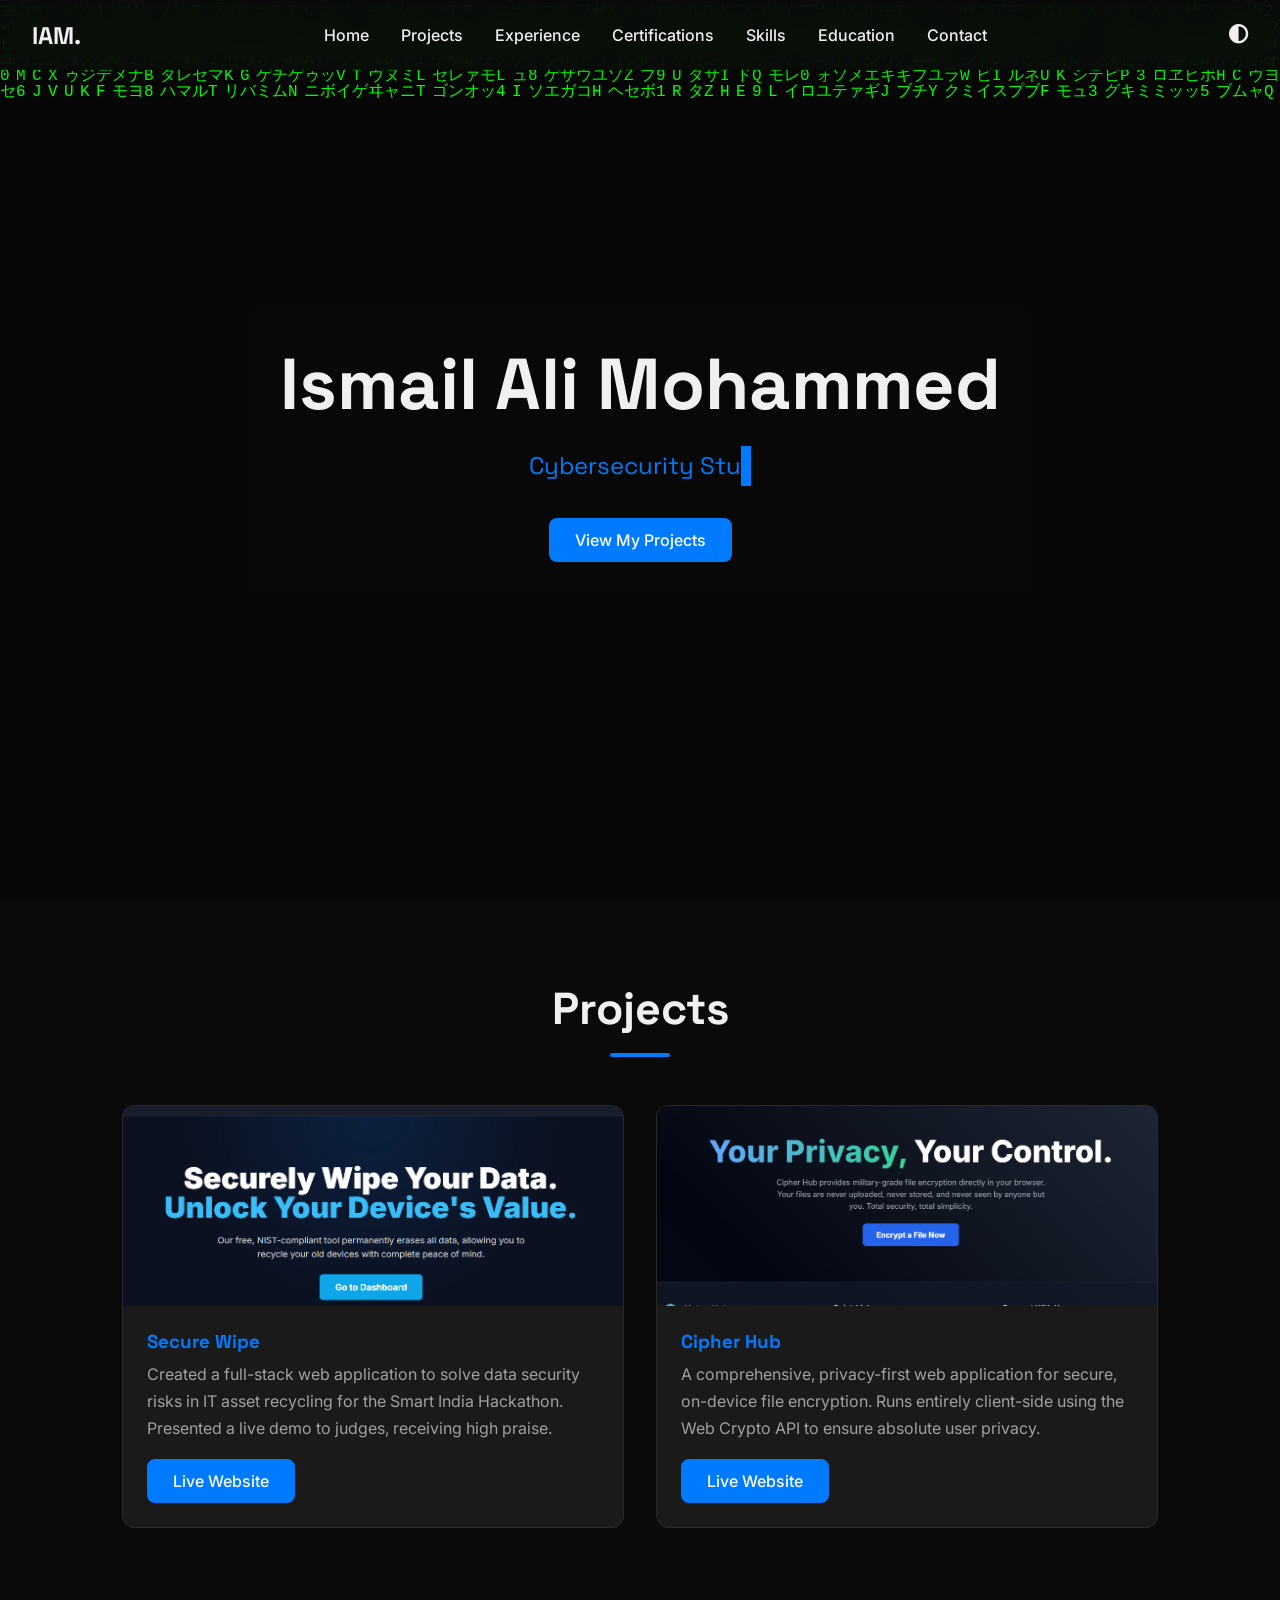
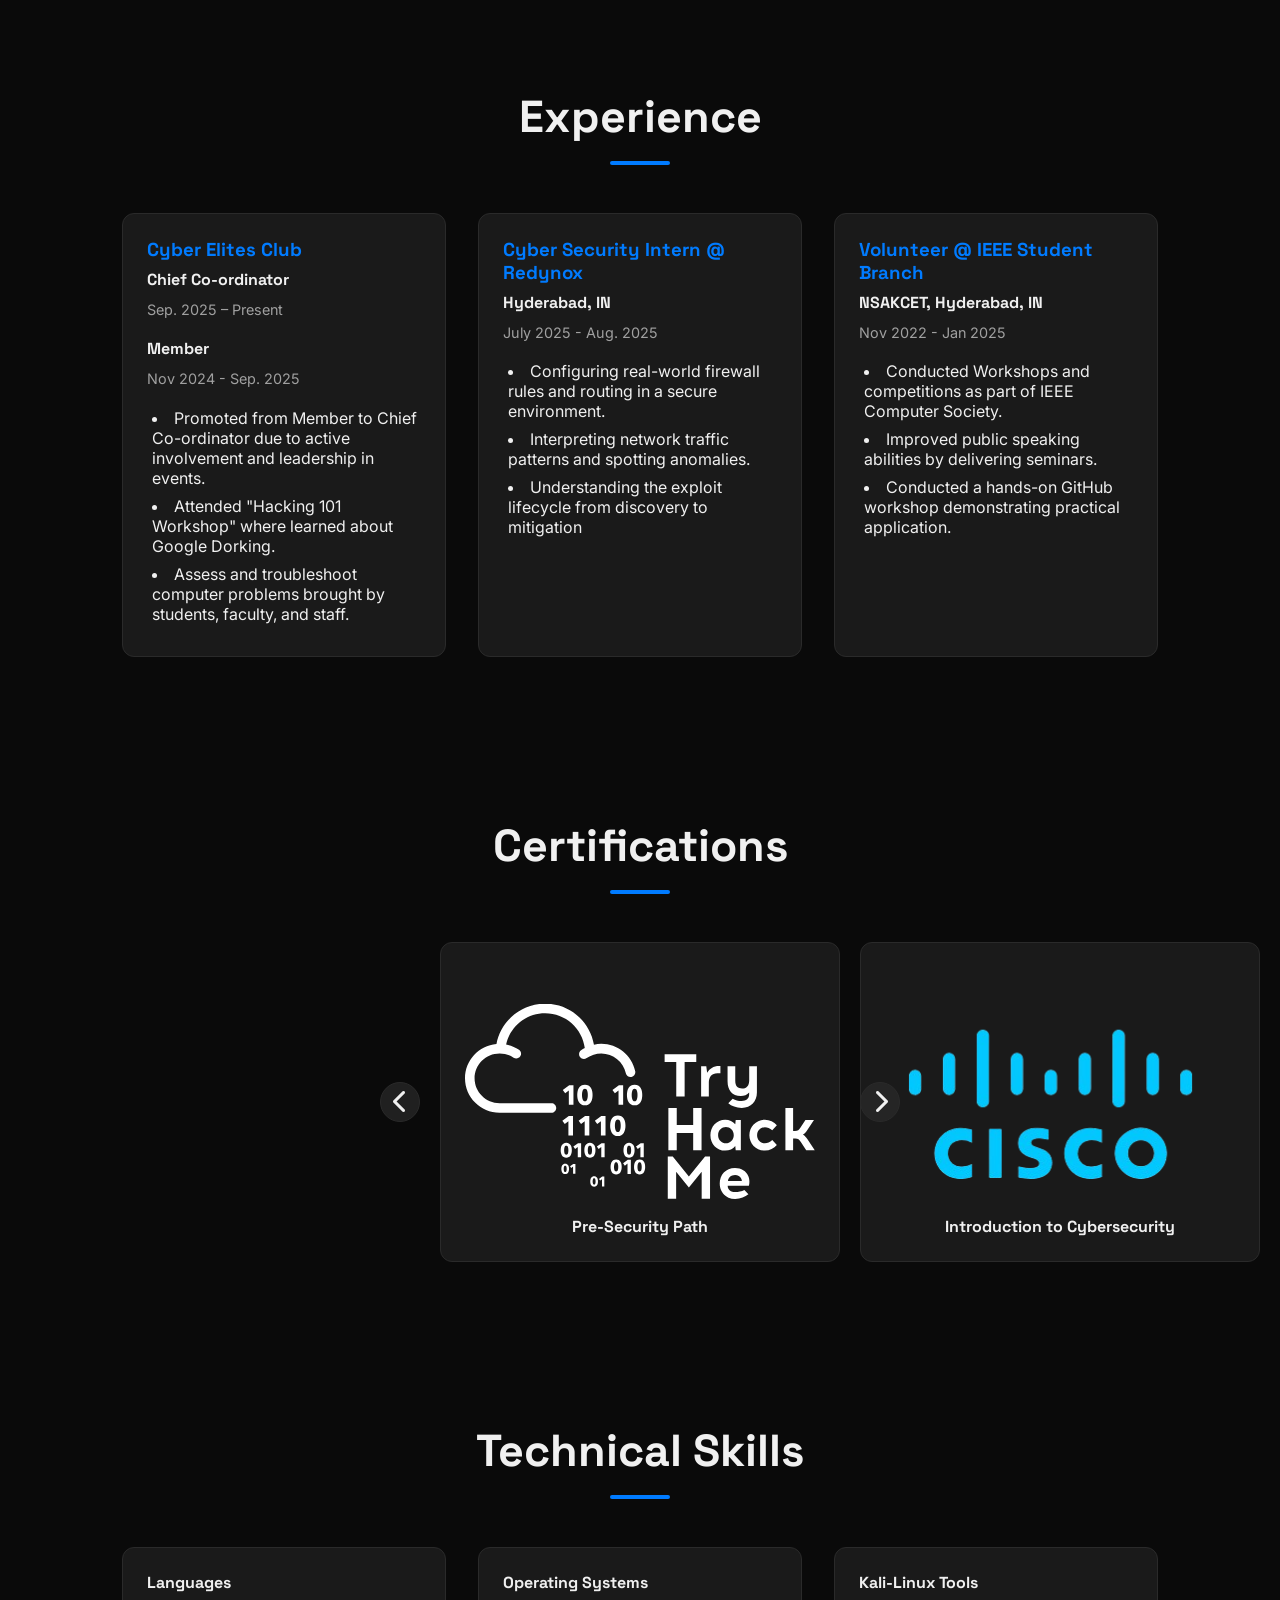
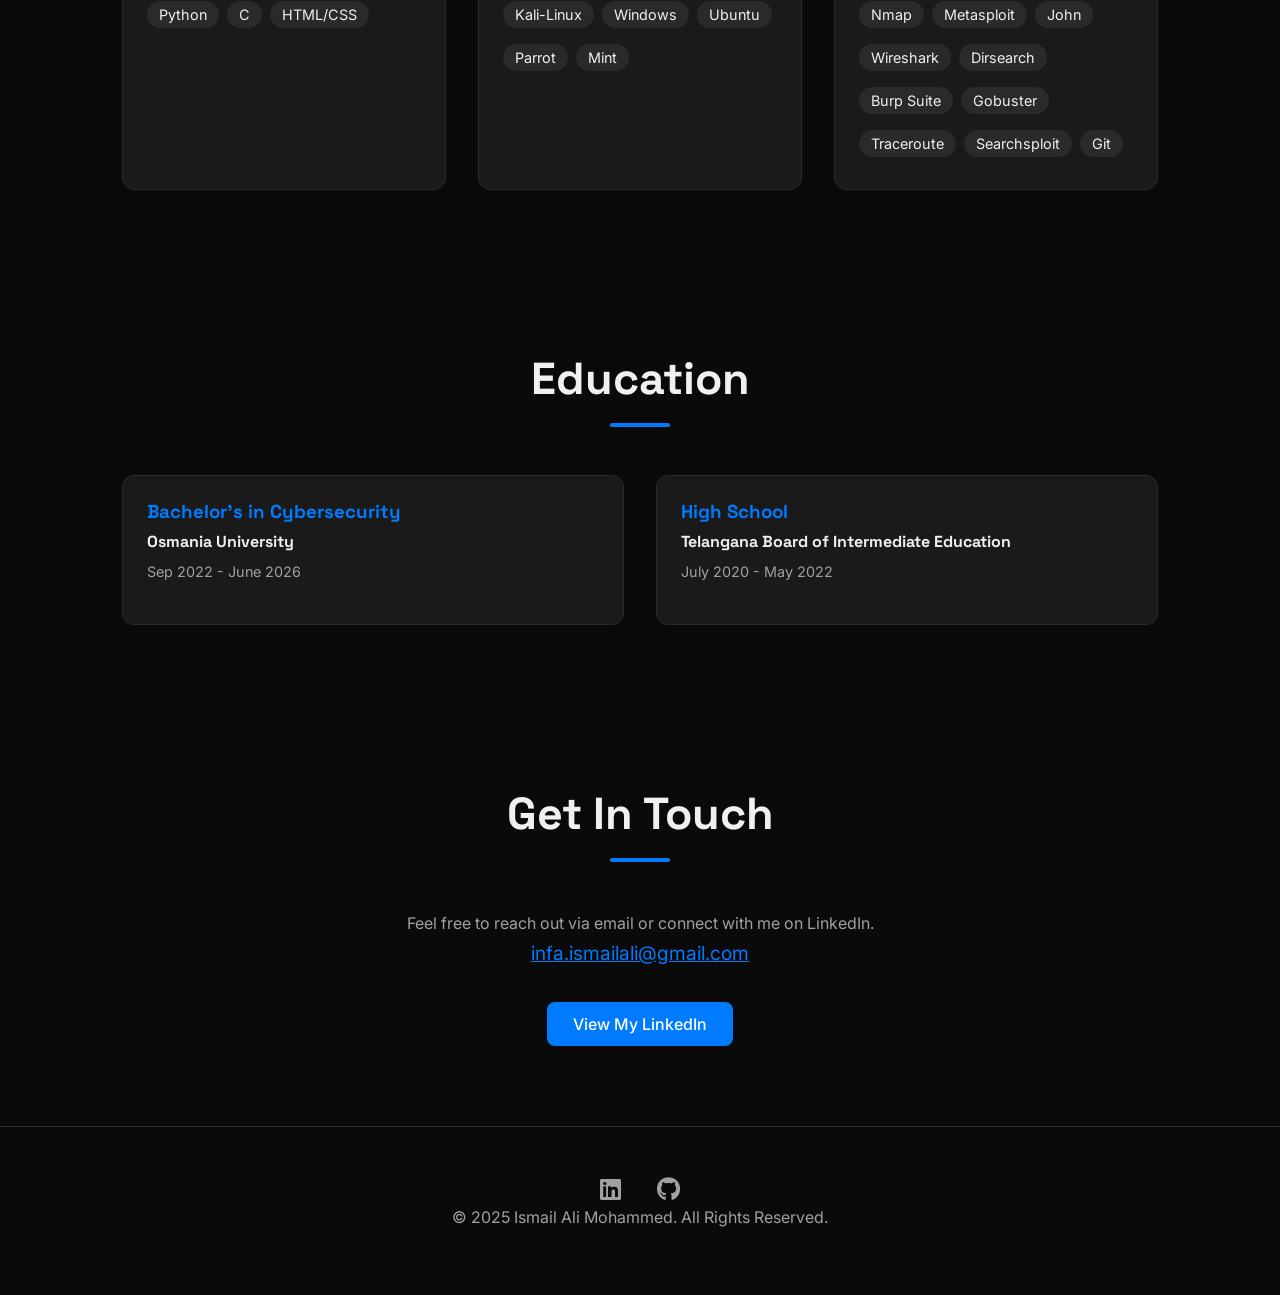
<file: index.html>
<!DOCTYPE html>
<html lang="en">
<head>
    <meta charset="UTF-8">
    <meta name="viewport" content="width=device-width, initial-scale=1.0">
    
    <s><title>IAM.</title></s>
    <meta name="description" content="Personal portfolio of Ismail Ali Mohammed, showcasing projects like Secure Wipe and Cipher Hub, and skills in Python, cybersecurity, and web development.">
    <meta name="keywords" content="Ismail Ali Mohammed, cybersecurity, python, flask, portfolio, secure wipe, cipher hub">
    <meta name="author" content="Ismail Ali Mohammed">

    <link rel="preconnect" href="https://fonts.googleapis.com">
    <link rel="preconnect" href="https://fonts.gstatic.com" crossorigin>
    <link href="https://fonts.googleapis.com/css2?family=Space+Grotesk:wght@400;500;700&family=Inter:wght@400;500&display=swap" rel="stylesheet">
    <link rel="stylesheet" href="https://cdnjs.cloudflare.com/ajax/libs/font-awesome/6.5.2/css/all.min.css">
    <link rel="stylesheet" href="styles.css">
    <link rel="apple-touch-icon" sizes="180x180" href="Resources/Favicons/apple-touch-icon.png">
    <link rel="icon" type="image/x-icon" href="Resources/Favicons/favicon.ico">
    <link rel="icon" type="image/png" sizes="32x32" href="Resources/Favicons/favicon-32x32.png">
    <link rel="icon" type="image/png" sizes="16x16" href="Resources/Favicons/favicon-16x16.png">
    <link rel="manifest" href="Resources/Favicons/site.webmanifest">

</head>
<body>

    <nav class="navbar" id="navbar">
        <a href="#home" class="nav-logo">IAM.</a>
        <ul class="nav-links" id="nav-links">
            <li><a href="#home">Home</a></li>
            <li><a href="#portfolio">Projects</a></li>
            <li><a href="#experience">Experience</a></li>
            <li><a href="#certifications">Certifications</a></li>
            <li><a href="#skills">Skills</a></li>
            <li><a href="#education">Education</a></li>
            <li><a href="#contact">Contact</a></li>
        </ul>
        <div class="nav-actions">
            <button id="theme-toggle"><i class="fa-solid fa-circle-half-stroke"></i></button>
            <button class="hamburger" id="hamburger"><i class="fa-solid fa-bars"></i></button>
        </div>
    </nav>

    <header class="hero" id="home">
        <canvas id="matrix-canvas"></canvas>
        <div class="container">
            <div class="hero-content reveal">
                <h1>Ismail Ali Mohammed</h1>
                <p id="typing-effect" class="tagline"></p>
                <a href="#portfolio" class="btn btn-primary">View My Projects</a>
            </div>
        </div>
    </header>

    <main>
        <section class="container reveal" id="portfolio">
            <h2>Projects</h2>
            <div class="grid">
                <div class="card project-card">
                    <img src="Resources/Project_Website_Screenshot/secure-wipe.png" alt="Secure Wipe Project">
                    <h3>Secure Wipe</h3>
                    <p>Created a full-stack web application to solve data security risks in IT asset recycling for the Smart India Hackathon. Presented a live demo to judges, receiving high praise.</p>
                    <div class="project-buttons">
                        <a href="https://secure-wipe.vercel.app/" target="_blank" class="btn btn-primary">Live Website</a>
                    </div>
                </div>
                <div class="card project-card">
                    <img src="Resources/Project_Website_Screenshot/cipher-hub.png" alt="Cipher Hub Project">
                    <h3>Cipher Hub</h3>
                    <p>A comprehensive, privacy-first web application for secure, on-device file encryption. Runs entirely client-side using the Web Crypto API to ensure absolute user privacy.</p>
                    <div class="project-buttons">
                        <a href="https://cipherhub-web.vercel.app/#home" target="_blank" class="btn btn-primary">Live Website</a>
                    </div>
                </div>
                <!-- <div class="card project-card">
                    <img src="Resources/Project_Website_Screenshot/secure-wipe.png" alt="Exploiting Windows XP Project">
                    <h3>Exploiting Windows XP</h3>
                    <p>A detailed documentation and demonstration of exploiting vulnerabilities in legacy Windows XP systems for educational and research purposes.</p>
                    <div class="project-buttons">
                        <a href="#" target="_blank" class="btn btn-secondary">Glance Documentation</a>
                        <a href="#" target="_blank" class="btn btn-primary">Demo Video</a>
                    </div>
                </div> -->
            </div>
        </section>

        <section class="container reveal" id="experience">
            <h2>Experience</h2>
            <div class="grid">
                <div class="card">
                    <h3>Cyber Elites Club</h3>
                    <h4>Chief Co-ordinator</h4>
                    <p class="date">Sep. 2025 – Present</p>
                    <h4>Member</h4>
                    <p class="date">Nov 2024 - Sep. 2025</p>
                    <ul>
                        <li>Promoted from Member to Chief Co-ordinator due to active involvement and leadership in events.</li>
                        <li>Attended "Hacking 101 Workshop" where learned about Google Dorking.</li>
                        <li>Assess and troubleshoot computer problems brought by students, faculty, and staff.</li>
                    </ul>
                </div>
                <div class="card">
                    <h3>Cyber Security Intern @ Redynox</h3>
                    <h4>Hyderabad, IN</h4>
                    <p class="date">July 2025 - Aug. 2025</p>
                    <ul>
                        <li>Configuring real-world firewall rules and routing in a secure environment.</li>
                        <li>Interpreting network traffic patterns and spotting anomalies.</li>
                        <li>Understanding the exploit lifecycle from discovery to mitigation</li>
                    </ul>
                </div>
                <div class="card">
                    <h3>Volunteer @ IEEE Student Branch</h3>
                    <h4>NSAKCET, Hyderabad, IN</h4>
                    <p class="date">Nov 2022 - Jan 2025</p>
                    <ul>
                        <li>Conducted Workshops and competitions as part of IEEE Computer Society.</li>
                        <li>Improved public speaking abilities by delivering seminars.</li>
                        <li>Conducted a hands-on GitHub workshop demonstrating practical application.</li>
                    </ul>
                </div>
            </div>
        </section>
        
        <section class="container reveal" id="certifications">
            <h2>Certifications</h2>
            <div class="slider-container">
                <div class="slider-wrapper">
                    <div class="cert-slide">
                        <a href="https://tryhackme-certificates.s3-eu-west-1.amazonaws.com/THM-KZMZVLCRJI.pdf" target="_blank">
                            <div class="cert-block">
                                <img src="Resources/Certifications/Presecurity.png" alt="TryHackMe Pre-Security Certificate" class="cert-full-image">
                                <img src="Resources/Logos/THM-logo.svg" alt="TryHackMe Logo" class="cert-logo" viewBox="0 0 400 250">
                                <!-- <svg viewBox="0 0 400 250" xmlns="http://www.w3.org/2000/svg" class="cert-logo">
                                    <text x="50%" y="45%" dominant-baseline="middle" text-anchor="middle">TryHackMe</text>
                                    <text x="50%" y="60%" dominant-baseline="middle" text-anchor="middle" class="cert-subtitle">Pre-Security</text>
                                </svg> -->
                                <h4>Pre-Security Path</h4>
                            </div>
                        </a>
                    </div>
                    <div class="cert-slide">
                        <a href="https://www.credly.com/badges/2701c9cf-fc76-4bc6-bcd1-2621af250be5" target="_blank">
                             <div class="cert-block">
                                <img src="Resources/Certifications/Introduction-to-Cybersecurity.png" alt="Cisco Cybersecurity Certificate" class="cert-full-image">
                                <img src="Resources/Logos/cisco-logo.svg" alt="Cisco Logo" class="cert-logo" viewBox="0 0 400 250">                                
                                <!-- <svg viewBox="0 0 400 250" xmlns="http://www.w3.org/2000/svg" class="cert-logo">
                                    <text x="50%" y="45%" dominant-baseline="middle" text-anchor="middle">Cisco</text>
                                    <text x="50%" y="60%" dominant-baseline="middle" text-anchor="middle" class="cert-subtitle">Introduction to Cybersecurity</text>
                                </svg> -->
                                <h4>Introduction to Cybersecurity</h4>
                             </div>
                        </a>
                    </div>
                    <!-- <div class="cert-slide">
                        <a href="#" target="_blank">
                            <div class="cert-block">
                                <img src="#" alt="Microsoft Azure Certificate" class="cert-full-image">
                                <svg viewBox="0 0 400 250" xmlns="http://www.w3.org/2000/svg" class="cert-logo">
                                    <text x="50%" y="45%" dominant-baseline="middle" text-anchor="middle">Microsoft</text>
                                    <text x="50%" y="60%" dominant-baseline="middle" text-anchor="middle" class="cert-subtitle">Azure Fundamentals</text>
                                </svg>
                                <h4>Azure Fundamentals</h4>
                            </div>
                        </a>
                    </div> -->
                </div>
                <button class="slider-btn prev"><i class="fas fa-chevron-left"></i></button>
                <button class="slider-btn next"><i class="fas fa-chevron-right"></i></button>
            </div>
        </section>
        <section class="container reveal" id="skills">
            <h2>Technical Skills</h2>
            <div class="grid">
                <div class="card skills-card">
                    <h4>Languages</h4>
                    <ul><li>Python</li><li>C</li><li>HTML/CSS</li></ul>
                </div>
                <div class="card skills-card">
                    <h4>Operating Systems</h4>
                    <ul><li>Kali-Linux</li><li>Windows</li><li>Ubuntu</li><li>Parrot</li><li>Mint</li></ul>
                </div>
                <div class="card skills-card">
                    <h4>Kali-Linux Tools</h4>
                    <ul><li>Nmap</li><li>Metasploit</li><li>John</li><li>Wireshark</li><li>Dirsearch</li><li>Burp Suite</li><li>Gobuster</li><li>Traceroute</li><li>Searchsploit</li><li>Git</li></ul>
                </div>
            </div>
        </section>

        <section class="container reveal" id="education">
            <h2>Education</h2>
            <div class="grid">
                <div class="card">
                    <h3>Bachelor's in Cybersecurity</h3>
                    <h4>Osmania University</h4>
                    <p class="date">Sep 2022 - June 2026</p>
                </div>
                <div class="card">
                    <h3>High School</h3>
                    <h4>Telangana Board of Intermediate Education</h4>
                    <p class="date">July 2020 - May 2022</p>
                </div>
            </div>
        </section>

        <section class="container reveal" id="contact">
            <h2>Get In Touch</h2>
            <p style="text-align: center;">Feel free to reach out via email or connect with me on LinkedIn.</p>
            <p style="text-align: center; font-size: 1.2rem; margin-top: -1rem;"><a href="mailto:infa.ismailali@gmail.com" style="color: var(--accent-color);">infa.ismailali@gmail.com</a></p>
            <div style="text-align: center; margin-top: 2rem;">
                <a href="https://linkedin.com/in/ismailali2004" target="_blank" class="btn btn-primary">View My LinkedIn</a>
            </div>
        </section>
    </main>

    <footer class="footer">
        <div class="social-icons">
            <a href="https://linkedin.com/in/ismailali2004" target="_blank"><i class="fab fa-linkedin"></i></a>
            <a href="https://github.com/ismailali025" target="_blank"><i class="fab fa-github"></i></a>
        </div>
        <p>&copy; 2025 Ismail Ali Mohammed. All Rights Reserved.</p>
    </footer>
    <script src="script.js"></script>
</body>
</html>
</file>
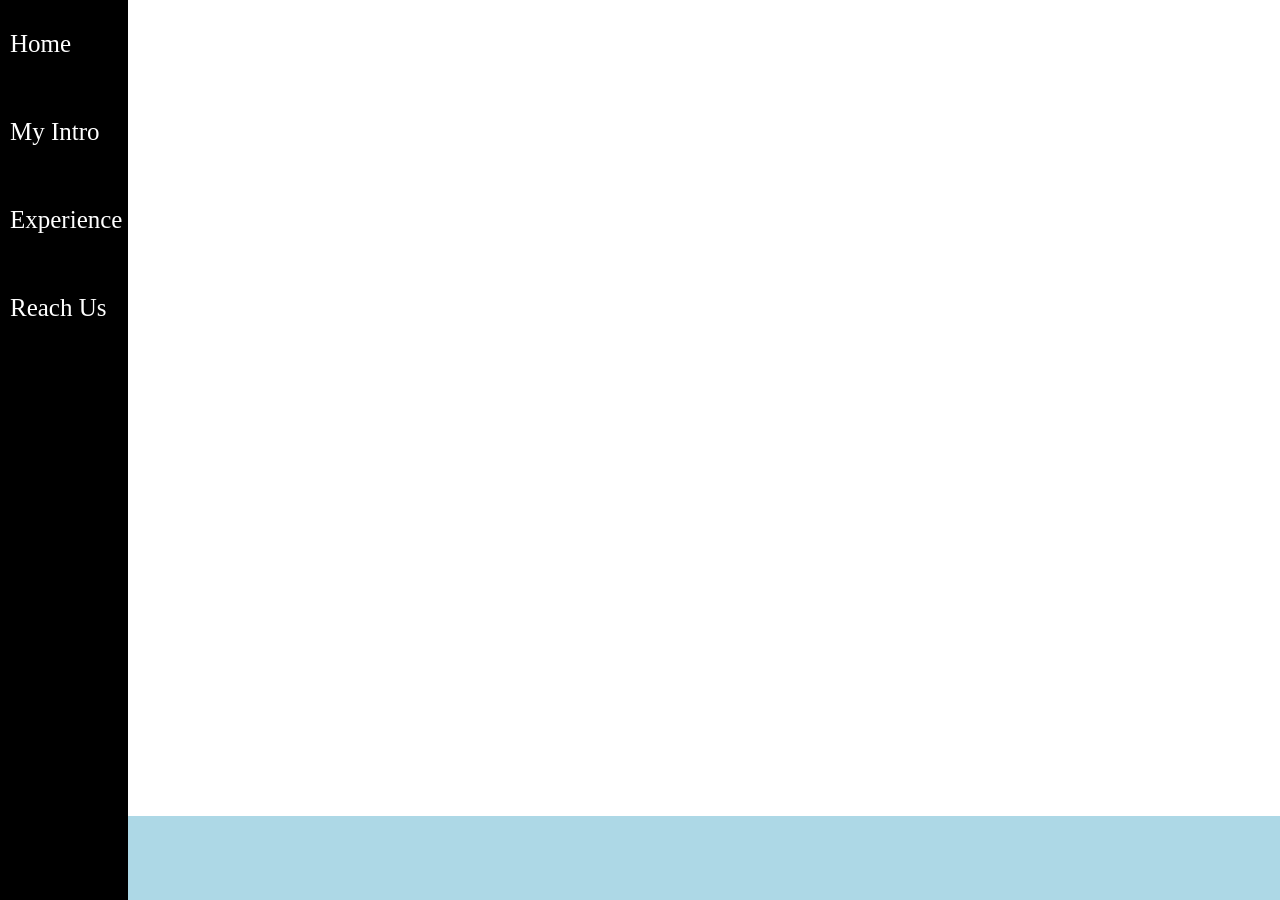
<file: contact.html>
<!DOCTYPE html>
<html lang="en">
<head>
    <meta charset="UTF-8">
    <meta http-equiv="X-UA-Compatible" content="IE=edge">
    <meta name="viewport" content="width=device-width, initial-scale=1.0">
    <title>Mohammed Ismail Ali - Cyber Security Analystf</title>
    <link rel="stylesheet" href="style.css">
</head>
<body>
    <div class="container">
    <div class="sidebar">
        <nav>
            <ul>
                <li><a href="index.html" target="_blank">Home</a> </li>
                <li><a href="intro.html"target="_blank">My Intro</a></li>
                <li><a href="experience.html" target="_blank">Experience</a></li>
                <li><a href="contact.html">Reach Us</a></li>
            </ul>
        </nav>
    </div> <div class="main">
       <div class="contactform">
        <form>
            <iframe src="https://forms.gle/VRRh8Eh1gZbNAhjy8" width="1000" height="812" frameborder="0" marginheight="0" marginwidth="0">Loading…</iframe>
            <!-- <div class="Heading"><h2> Request a Call Back.</h2></div>
            <div class="mb-3">
                <label for="Name" class="form-label"><h4>Name*:</h4></label>
                <input type="Name" class="form-control" id="Name" aria-describedby="Namehelp"> </div>
                <div class="mb-3">
              <label for="exampleInputEmail1" class="form-label"><h4> Email Address*</h4></label>
              <input type="email" class="form-control" id="exampleInputEmail1" aria-describedby="emailHelp">
             </div>
             <div class="mb-3">
                <label for="Phone Number" class="form-label"><h4> Phone Number*</h4></label>
                <input type="password" class="form-control" id="Phone Number">
            </div>
            <div class="mb-3">
                <label for="Enquiry" class="form-label"><h4> Enquiry</h4></label>
                <input type="Enquiry" class="form-control" id="Enquiry"> 
            </div>

            <button type="submit" class="btn btn-primary">Submit</button>
          
       </div> </div> -->
    </form>
</body>
</html>
</file>
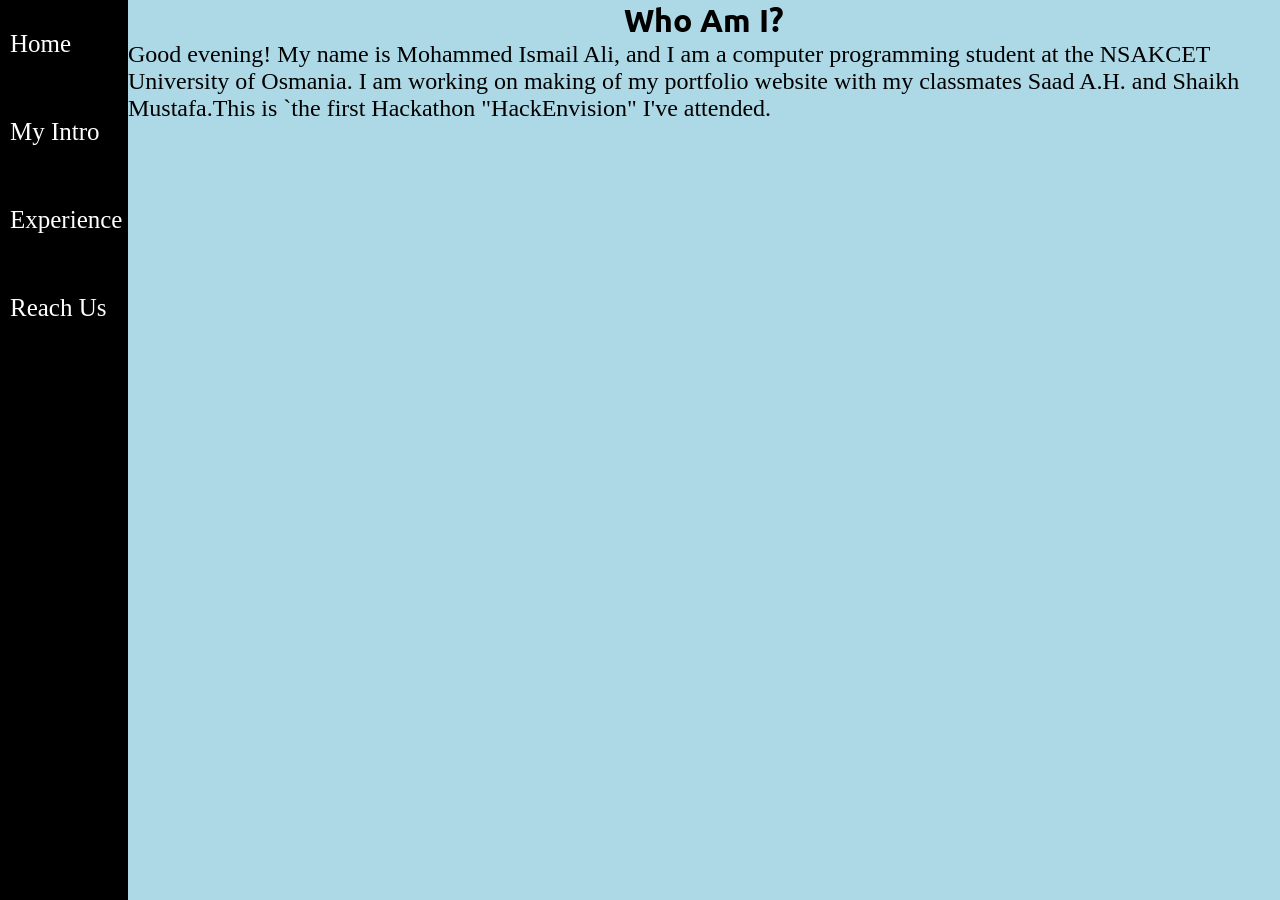
<file: intro.html>
<!DOCTYPE html>
<html lang="en">
<head>
    <meta charset="UTF-8">
    <meta http-equiv="X-UA-Compatible" content="IE=edge">
    <meta name="viewport" content="width=device-width, initial-scale=1.0">
    <title>Mohammed Ismail Ali - Cyber Security Analystf</title>
    <link rel="stylesheet" href="style.css">
</head>
<body>
    <div class="container">
    <div class="sidebar">
        <nav>
            <ul>
                <li><a href="index.html"target="_blank">Home</a> </li>
                <li><a href="intro.html">My Intro</a></li>
                <li><a href="experience.html"target="_blank">Experience</a></li>
                <li><a href="contact.html"target="_blank">Reach Us</a></li>
            </ul>
        </nav>
    </div> <div class="main">
        <div class="heading"><h1><center> Who Am I?</center>
        </h1></div> <div class="world"><p> Good evening! My name is Mohammed Ismail Ali, and I am a computer programming student at the NSAKCET University of Osmania. I am working on making of my portfolio website with my classmates Saad A.H. and Shaikh Mustafa.This is `the first Hackathon "HackEnvision" I've attended.</p></div>
        </div> <div class="class"><h1 style="text-align: center;"></h1></div>
</body>
</html>
</file>
<file: styles.css>
/* --- Global Variables --- */
:root {
    --bg-color: #0a0a0a;
    --primary-text-color: #f0f0f0;
    --secondary-text-color: #a0a0a0;
    --card-bg-color: #1a1a1a;
    --border-color: #2a2a2a;
    --accent-color: #007bff;
    --accent-hover-color: #0056b3;
    --glow-color: rgba(0, 123, 255, 0.75);
    --font-main: 'Space Grotesk', sans-serif;
    --font-body: 'Inter', sans-serif;
    --nav-height: 70px;
}

.light-mode {
    --bg-color: #f5f5f5;
    --primary-text-color: #1a1a1a;
    --secondary-text-color: #555;
    --card-bg-color: #ffffff;
    --border-color: #e0e0e0;
}

/* --- Base Styles --- */
* { margin: 0; padding: 0; box-sizing: border-box; }
html, body {
    overflow-x: hidden;
}
html { 
    scroll-behavior: smooth; 
}
body {
    background-color: var(--bg-color);
    color: var(--primary-text-color);
    font-family: var(--font-body);
    transition: background-color 0.3s, color 0.3s;
}
.container { 
    max-width: 1100px; 
    margin: 0 auto; 
    padding: 5rem 2rem; 
}
h1, h2, h3, h4 { 
    font-family: var(--font-main); 
    font-weight: 700; 
}
h2 { 
    text-align: center; 
    font-size: 2.8rem; 
    margin-bottom: 3rem; 
    position: relative; 
}
h2::after { 
    content: ''; 
    display: block; 
    width: 60px; 
    height: 4px; 
    background: var(--accent-color); 
    margin: 1rem auto 0; 
    border-radius: 2px; 
}
p { 
    color: var(--secondary-text-color); 
    line-height: 1.7; 
    margin-bottom: 1rem; 
}

/* --- Animations --- */
.reveal { 
    opacity: 0; 
    transform: translateY(40px); 
    transition: opacity 0.8s ease-out, transform 0.8s ease-out; 
}
.reveal.visible { 
    opacity: 1; 
    transform: translateY(0); 
}
@keyframes pulse-glow {
    0% { box-shadow: 0 0 5px var(--glow-color), 0 0 10px var(--glow-color); }
    50% { box-shadow: 0 0 20px var(--glow-color), 0 0 30px var(--glow-color); }
    100% { box-shadow: 0 0 5px var(--glow-color), 0 0 10px var(--glow-color); }
}

/* --- Navigation Bar --- */
.navbar {
    display: flex; 
    justify-content: space-between;
    align-items: center; 
    padding: 0 2rem; 
    height: var(--nav-height);
    position: fixed; 
    top: 0; 
    left: 0; 
    width: 100%; 
    z-index: 1000; 
    background: rgba(10, 10, 10, 0.8);
    backdrop-filter: blur(10px); 
    transition: background-color 0.3s;
}
.navbar.scrolled { 
    box-shadow: 0 2px 10px rgba(0,0,0,0.2); 
}
.nav-logo { 
    font-family: var(--font-main); 
    font-size: 1.5rem; 
    font-weight: 700; 
    text-decoration: none; 
    color: var(--primary-text-color); 
}
.nav-links { 
    display: flex; 
    list-style: none; 
}
.nav-links li { 
    margin: 0 1rem; 
}
.nav-links a { 
    text-decoration: none; 
    color: var(--primary-text-color); 
    font-weight: 500; 
    transition: color 0.3s; 
}
.nav-links a:hover { 
    color: var(--accent-color); 
}
.nav-actions { 
    display: flex; 
    align-items: center; 
    gap: 1rem; 
}
#theme-toggle { 
    background: none; 
    border: none; 
    color: var(--primary-text-color); 
    font-size: 1.2rem; 
    cursor: pointer; 
}
.hamburger { 
    display: none; 
    font-size: 1.8rem; 
    background: none; 
    border: none; 
    color: var(--primary-text-color); 
    cursor: pointer; 
    z-index: 1001;
}

/* --- Hero Section --- */
.hero { 
    min-height: 100vh; 
    display: flex; 
    flex-direction: column; 
    justify-content: center; 
    align-items: center; 
    text-align: center; 
    position: relative; 
    overflow: hidden; 
    padding: 0 1rem;
}
#matrix-canvas { 
    position: absolute; 
    top: 0; 
    left: 0; 
    width: 100%; 
    height: 100%; 
    z-index: 0; 
}
.hero-content { 
    position: relative; 
    z-index: 1; 
    background: rgba(10, 10, 10, 0.5); 
    padding: 2rem; 
    border-radius: 12px; 
}
.hero-content h1 { 
    font-size: clamp(2.5rem, 8vw, 4.5rem);
    margin-bottom: 1rem; 
}
.tagline { 
    font-family: var(--font-main); 
    font-size: clamp(1.1rem, 4vw, 1.5rem);
    color: var(--accent-color); 
    margin-bottom: 2rem; 
    min-height: 2.2rem; 
}
.tagline .cursor { 
    display: inline-block; 
    background-color: var(--accent-color); 
    width: 10px; 
    animation: blink 1s step-end infinite; 
}
@keyframes blink { 
    from, to { background-color: transparent } 
    50% { background-color: var(--accent-color); } 
}

/* --- Buttons --- */
.btn { 
    text-decoration: none; 
    padding: 10px 24px;
    border-radius: 8px; 
    font-weight: 500; 
    transition: transform 0.2s ease, background-color 0.2s ease, box-shadow 0.3s ease, color 0.2s ease; 
    display: inline-block; 
    border: 2px solid transparent;
}
.btn-primary { 
    background-color: var(--accent-color); 
    border-color: var(--accent-color);
    color: #fff; 
}
.btn-primary:hover { 
    background-color: var(--accent-hover-color); 
    border-color: var(--accent-hover-color);
    transform: translateY(-3px); 
    animation: pulse-glow 1.5s infinite; 
}
.btn-secondary {
    background-color: transparent;
    border-color: var(--accent-color);
    color: var(--accent-color);
}
.btn-secondary:hover {
    background-color: var(--accent-color);
    color: #fff;
    transform: translateY(-3px);
}
.light-mode .btn-secondary:hover {
    color: #fff;
}

/* --- General Card & Grid Styles --- */
.grid { 
    display: grid; 
    grid-template-columns: repeat(auto-fit, minmax(300px, 1fr));
    gap: 2rem; 
}
.card { 
    background: var(--card-bg-color); 
    border: 1px solid var(--border-color); 
    border-radius: 12px; 
    overflow: hidden; 
    transition: transform 0.3s, box-shadow 0.3s, border-color 0.3s; 
    padding: 1.5rem;
    display: flex;
    flex-direction: column;
}
.card:hover { 
    transform: translateY(-8px); 
    box-shadow: 0 0 25px rgba(0, 123, 255, 0.2); 
    border-color: var(--accent-color); 
}
.card h3 { 
    color: var(--accent-color); 
    margin-bottom: 0.5rem; 
}
.card h4 { 
    color: var(--primary-text-color); 
    margin-bottom: 0.5rem; 
}
.card .date { 
    font-size: 0.9rem; 
    color: var(--secondary-text-color); 
    margin-bottom: 1rem; 
}
.card ul { 
    list-style-position: inside; 
    padding-left: 5px; 
}
.card ul li { 
    margin-bottom: 0.5rem; 
}

/* --- Portfolio --- */
.project-card img { 
    width: calc(100% + 3rem); 
    margin: -1.5rem -1.5rem 1.5rem -1.5rem; 
    height: 200px; 
    object-fit: cover; 
}
.project-buttons {
    display: flex;
    gap: 1rem;
    margin-top: auto; /* Pushes buttons to the bottom of the card */
}

/* --- Skills --- */
.skills-card ul { 
    list-style: none; 
    padding: 0; 
    display: flex; 
    flex-wrap: wrap; 
    gap: 0.5rem; 
}
.skills-card li { 
    background-color: #2a2a2a; 
    color: var(--primary-text-color); 
    padding: 5px 12px; 
    border-radius: 15px; 
    font-size: 0.9rem; 
}

/* --- Certification Slider --- */
.slider-container { 
    position: relative; 
    width: 100%; 
    max-width: 420px; 
    margin: 0 auto; 
}
.slider-wrapper { 
    display: flex; 
    transition: transform 0.5s ease-in-out; 
    cursor: grab; 
}
.slider-wrapper:active { 
    cursor: grabbing; 
}
.cert-slide { 
    flex: 0 0 100%;
    padding: 0 10px; 
    box-sizing: border-box;
}
.cert-slide a { 
    text-decoration: none; 
}
.cert-block { 
    background: var(--card-bg-color); 
    border: 1px solid var(--border-color); 
    border-radius: 12px; 
    padding: 1.5rem; 
    text-align: center; 
    transition: transform 0.3s ease;
    height: 320px;
    position: relative; /* This is the key: makes it a positioning parent */
}
.cert-block:hover { 
    transform: translateY(-5px); 
}
.cert-block .cert-full-image,
.cert-block .cert-logo {
    position: absolute; /* Position the items relative to the block */
    top: 50%;           /* Move the top edge to the halfway point */
    left: 50%;          /* Move the left edge to the halfway point */
    transform: translate(-50%, -50%); /* Shift the item back by half its own size */
    transition: opacity 0.4s ease-in-out;
    max-width: calc(100% - 3rem); /* Respect the block's padding */
    max-height: calc(100% - 6rem); /* Respect padding and leave room for the title */
    object-fit: contain;
    border-radius: 8px;
}
.cert-block .cert-full-image {
    opacity: 0;
}
.cert-block:hover .cert-full-image {
    opacity: 1;
}
.cert-block:hover .cert-logo {
    opacity: 0;
}
.cert-block .cert-logo {
    fill: var(--primary-text-color);
}
.cert-block .cert-logo text {
    font-size: 24px;
    font-family: var(--font-main);
}
.cert-block .cert-logo .cert-subtitle {
    font-size: 16px;
    fill: var(--accent-color);
}
.cert-block h4 { 
    position: absolute; /* Position the title at the bottom of the block */
    bottom: 1.5rem;     /* Set its position from the bottom */
    left: 1.5rem;       /* Align it within the padding */
    right: 1.5rem;
    margin: 0;
    color: var(--primary-text-color);
    transition: opacity 0.4s ease-in-out;
    pointer-events: none;
}
.cert-block:hover h4 {
    opacity: 0;
}
.slider-btn { 
    position: absolute; 
    top: 50%; 
    transform: translateY(-50%); 
    background: rgba(42, 42, 42, 0.7); 
    border: 1px solid var(--border-color); 
    color: var(--primary-text-color); 
    width: 40px; 
    height: 40px; 
    border-radius: 50%; 
    font-size: 1.5rem; 
    cursor: pointer; 
    z-index: 10; 
}
.slider-btn.prev { 
    left: -50px; 
}
.slider-btn.next { 
    right: -50px; 
}

/* --- Contact & Footer --- */
.contact-form { max-width: 700px; margin: 0 auto; background-color: var(--card-bg-color); padding: 2.5rem; border: 1px solid var(--border-color); border-radius: 12px; }
.form-group { margin-bottom: 1.5rem; }
.form-group label { display: block; margin-bottom: 0.5rem; font-weight: 500; }
.form-group input, .form-group textarea { width: 100%; padding: 12px; border-radius: 6px; border: 1px solid var(--border-color); background-color: var(--bg-color); color: var(--primary-text-color); font-family: var(--font-body); }
.footer { text-align: center; padding: 3rem 1rem; border-top: 1px solid var(--border-color); }
.social-icons a { color: var(--secondary-text-color); font-size: 1.5rem; margin: 0 1rem; transition: color 0.3s ease; }

/* --- Light Mode Fixes --- */
.light-mode .skills-card li { background-color: #e0e0e0; }
.light-mode .card h3 { color: #0056b3; }
.light-mode .card p { color: #333; }
.light-mode .hero-content h1 { color: #f0f0f0; }
.light-mode .nav-logo,
.light-mode .nav-links a,
.light-mode #theme-toggle,
.light-mode .hamburger {
    color: #f0f0f0;
}
.light-mode .cert-block .cert-logo {
    fill: #1a1a1a;
}
.light-mode .cert-block h4 {
    color: #1a1a1a;
}

/* --- MOBILE RESPONSIVENESS --- */
@media (max-width: 768px) {
    .container { padding: 4rem 1rem; }
    h2 { font-size: 2.2rem; }
    .navbar { padding: 0 1rem; }
    .nav-logo { margin-right: 0; }
    .nav-links { position: fixed; top: 0; right: -100%; width: 100%; height: 100vh; background: var(--bg-color); flex-direction: column; align-items: center; justify-content: center; transition: right 0.4s ease-in-out; }
    .nav-links.active { right: 0; }
    .nav-links li { margin: 1.5rem 0; }
    .hamburger { display: block; margin-left: auto; }
    .nav-actions { margin-left: 1rem; }
    .slider-btn.prev { left: 0px; }
    .slider-btn.next { right: 0px; }
}
</file>
<file: style.css>
@import url('https://fonts.googleapis.com/css2?family=Unbounded:wght@200&display=swap');
@import url('https://fonts.googleapis.com/css2?family=Playfair+Display:ital,wght@1,500&display=swap');
@import url('https://fonts.googleapis.com/css2?family=Dosis&display=swap');
@import url('https://fonts.googleapis.com/css2?family=Dosis:wght@400;500&display=swap');
@import url('https://fonts.googleapis.com/css2?family=Ubuntu:wght@500&display=swap');
*{
    margin: 0;
    padding: 0;
}


.sidebar{
    background-color: black;
    width: 10vw;
    font-family: Cambria, Cochin, Georgia, Times, 'Times New Roman', serif;
    
}
.sidebar nav{
    padding: 0px;
    height: 100vh;
    
}

.sidebar nav li{
        list-style: none;
        font-size: 25px;
        padding: 30px 0;
        margin-left: 10px;
}
.sidebar nav li a{
    text-decoration: none;
    color: white;
}
.main{
    background-color: lightblue;
    width: 90vw;
}
.index.html:hover{
    color: blue;
}
.container{
    display: flex;
}
.infocontainer{
    background-color: whitesmoke;
    height: 77vh;
    width: 80vw;
    margin: 144px auto;
    display: flex;
    justify-content: space-around;
   
}
.devpic img{
    width: 25vw;
    height: 77vh;
    display: inline;
    justify-items: right;
    margin: 196 0px;
}
.devinfo{
    display:flex;
    justify-content: center;
    flex-direction: column;
} 
.hello{
    font-size: 35px;
    font-family: 'Playfair Display', serif; 
}
.name{
    font-weight: bold;
    font-size: 30px;
    margin-top:25px;
    
   
}
.about{
    font-size: 30px;
    color: blue;
    font-family: 'Dosis', sans-serif;
}
.buttons{
    margin-top: 34px;
}
.buttons button{
    padding: 10px;
    border-radius: 39px;
    color: black;
    background-color: white;
    font-weight: bold;
    font-size: 15px;
    cursor: pointer;
} 
.buttons button:hover{
    background-color: rgb(232, 224, 240);
   color: rgb(0, 0, 0);
}

.contactform{
    background-color: white; }
    /* padding: 4px 452px;
    padding-top: 144px;
    font-size: large;
    font-family: 'Dosis', sans-serif;   

.contactform h2{
    text-align: center;
    font-family: 'Dosis', sans-serif;
}
.contactform div{
    padding: 27px;
}
.contactform button {
    padding: 7px;
    margin: 31px;
    border-radius: 39px;
    font-weight: bolder;
    cursor:pointer;
} 
.contactform label exampleInputEmail1{
    padding: 4px;
}
.button button:hover{
    background-color: rgb(232, 224, 240);
    color: rgb(0, 0, 0);
}*/ 
.intro{
    background-color:  black;
} 
.heading{
    font-family: 'Ubuntu', sans-serif;
   
}
.world
{
    font-size: 1.5em;
}
.xl{
    font-size: 25px;
    padding: 50px;
}
.hacl :hover{
    background-color: rgb(232, 224, 240);
   color: rgb(0, 0, 0);
}
</file>
